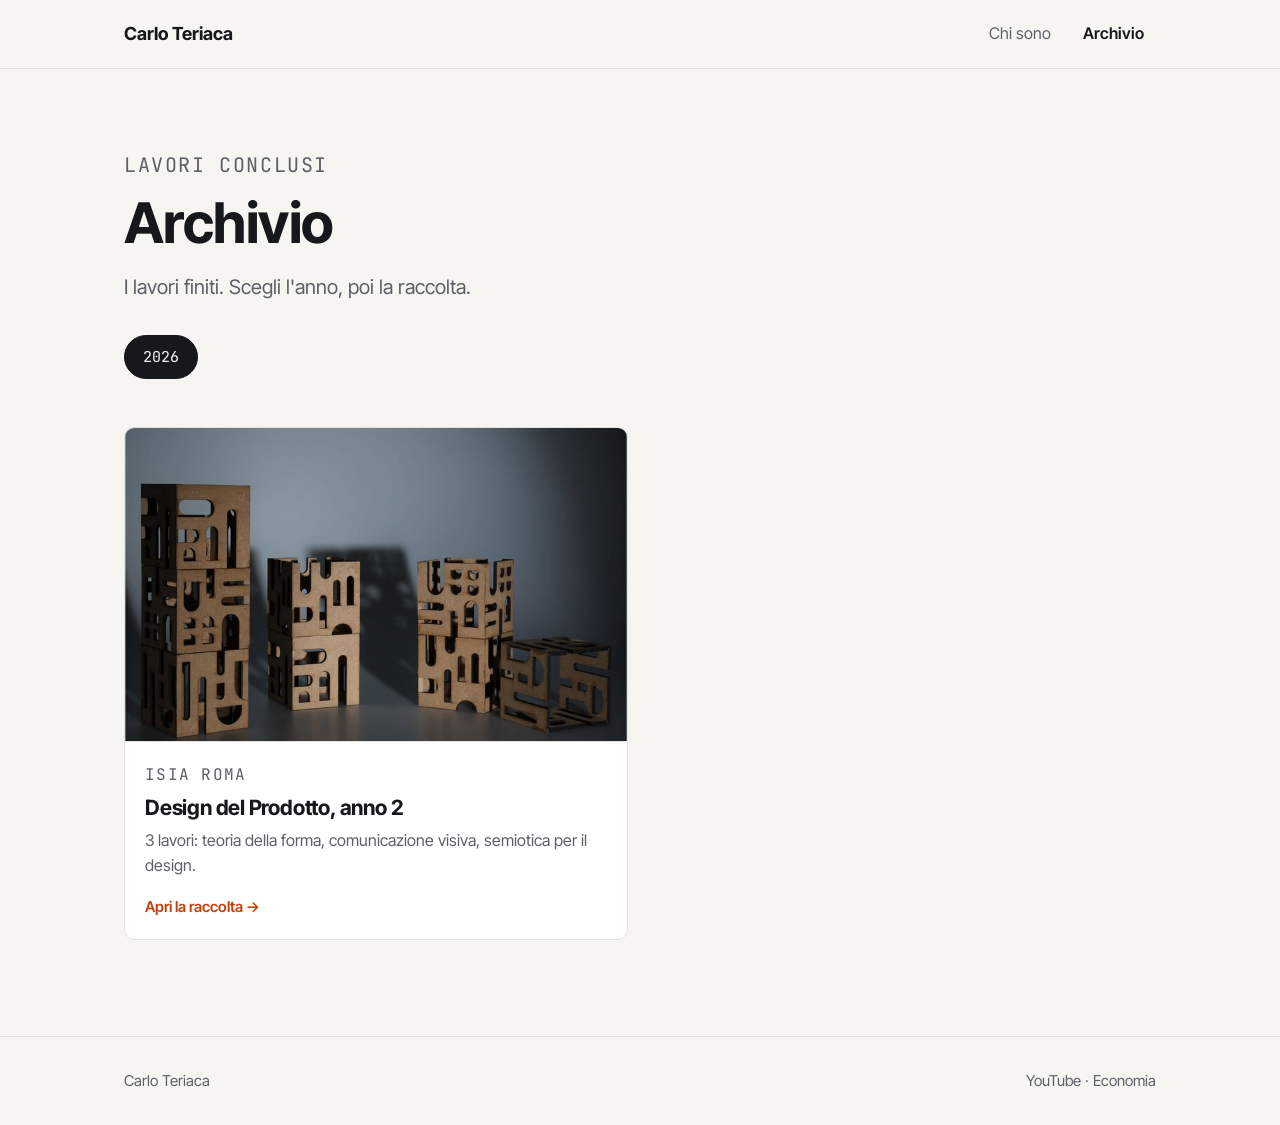
<file: archivio.html>
<!DOCTYPE html>
<html lang="it">
<head>
<meta charset="utf-8">
<meta name="viewport" content="width=device-width, initial-scale=1">
<title>Archivio — Carlo Teriaca</title>
<meta name="description" content="Archivio dei lavori di Carlo Teriaca, ordinati per anno e per area.">
<link rel="preconnect" href="https://fonts.googleapis.com">
<link rel="preconnect" href="https://fonts.gstatic.com" crossorigin>
<link href="https://fonts.googleapis.com/css2?family=Inter+Tight:wght@400;500;600;700&family=JetBrains+Mono:wght@400;500&display=swap" rel="stylesheet">
<link rel="stylesheet" href="style.css">
</head>
<body>

<a class="skip" href="#main">Vai al contenuto</a>

<header class="topbar">
  <div class="wrap topbar__inner">
    <span class="brand">Carlo Teriaca</span>
    <nav class="nav" aria-label="Principale">
      <a href="index.html">Chi sono</a>
      <a href="archivio.html" aria-current="page">Archivio</a>
    </nav>
  </div>
</header>

<main id="main">
  <div class="wrap">

    <header class="page-head">
      <p class="label">Lavori conclusi</p>
      <h1>Archivio</h1>
      <p>I lavori finiti. Scegli l'anno, poi la raccolta.</p>
    </header>

    <!-- I pulsanti degli anni si creano da soli, uno per ogni <section class="year">. -->
    <div class="years" role="group" aria-label="Scegli l'anno" id="anni"></div>

    <!-- =================================================================
         COME FUNZIONA
         Anno, poi raccolte, poi lavori.
         Nuovo anno:     copia un blocco <section class="year"> e cambia data-year.
                         Metti gli anni dal più recente al più vecchio.
         Nuova raccolta: dentro l'anno copia un blocco <a class="card">
                         e crea la sua pagina nella cartella archivio/
                         (copia isia-design-del-prodotto-2.html).
         ================================================================= -->

    <section class="year" data-year="2026" aria-label="2026">
      <div class="grid grid--2">
        <a class="card" href="archivio/isia-design-del-prodotto-2.html">
          <div class="card__media"><img src="assets/archivio/anteprime/archicubo.jpg" alt="" loading="lazy"></div>
          <div class="card__body">
            <p class="label">ISIA Roma</p>
            <h3>Design del Prodotto, anno 2</h3>
            <p>3 lavori: teoria della forma, comunicazione visiva, semiotica per il design.</p>
            <span class="card__cta">Apri la raccolta →</span>
          </div>
        </a>
      </div>
    </section>

  </div>
</main>

<footer class="footer">
  <div class="wrap footer__inner">
    <span>Carlo Teriaca</span>
    <nav aria-label="Canali">
      <a href="https://www.youtube.com/@carloteriaca_economia">YouTube · Economia</a>
      <!-- <a href="LINK_CANALE_EDITOR">YouTube · Editing</a> -->
    </nav>
  </div>
</footer>

<script>
  // Crea un pulsante per ogni anno e mostra un anno alla volta.
  // Senza JavaScript tutti gli anni restano visibili, uno sotto l'altro.
  (function () {
    var years = Array.prototype.slice.call(document.querySelectorAll('.year'));
    var bar = document.getElementById('anni');
    if (!years.length || !bar) return;
    function show(y) {
      years.forEach(function (s) { s.hidden = s.dataset.year !== y; });
      Array.prototype.forEach.call(bar.children, function (b) {
        b.setAttribute('aria-pressed', b.dataset.year === y ? 'true' : 'false');
      });
    }
    years.forEach(function (s) {
      var b = document.createElement('button');
      b.type = 'button';
      b.textContent = s.dataset.year;
      b.dataset.year = s.dataset.year;
      b.addEventListener('click', function () { show(s.dataset.year); });
      bar.appendChild(b);
    });
    show(years[0].dataset.year);
  })();
</script>

</body>
</html>
</file>
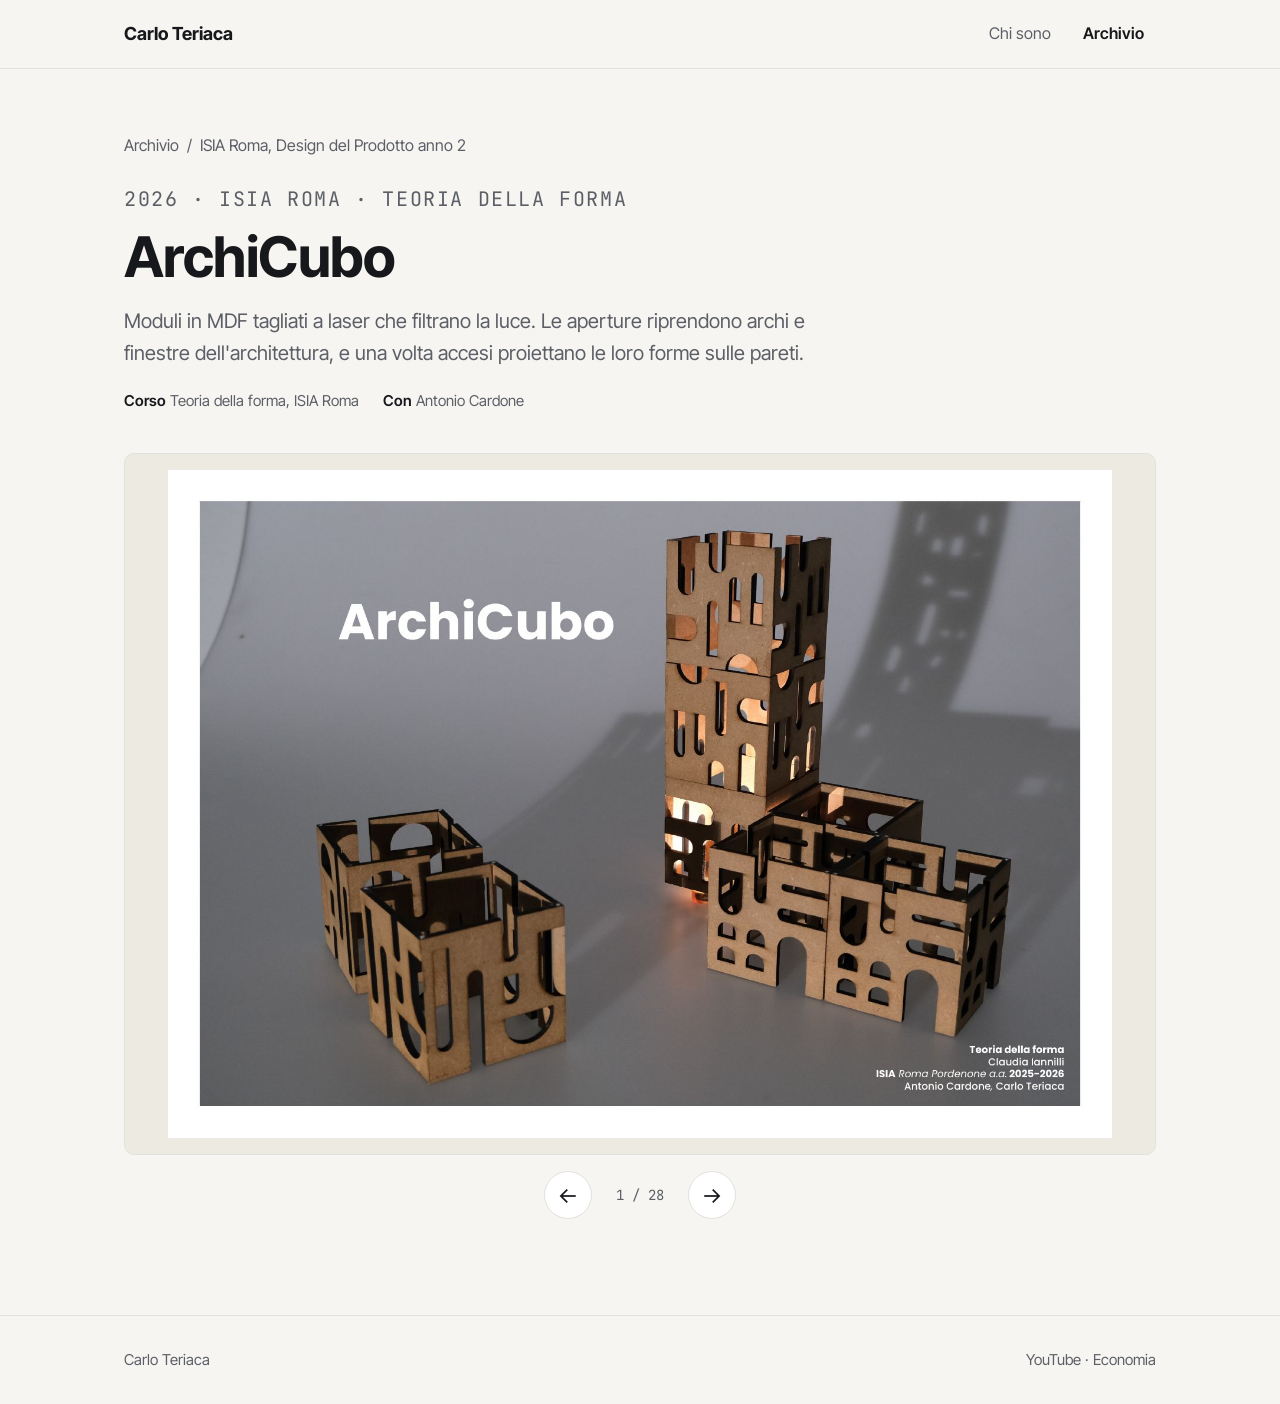
<file: archivio/archicubo.html>
<!DOCTYPE html>
<html lang="it">
<head>
<meta charset="utf-8">
<meta name="viewport" content="width=device-width, initial-scale=1">
<title>ArchiCubo — Carlo Teriaca</title>
<meta name="description" content="ArchiCubo: moduli in MDF che filtrano la luce, ispirati all'architettura. ISIA Roma, secondo anno.">
<link rel="preconnect" href="https://fonts.googleapis.com">
<link rel="preconnect" href="https://fonts.gstatic.com" crossorigin>
<link href="https://fonts.googleapis.com/css2?family=Inter+Tight:wght@400;500;600;700&family=JetBrains+Mono:wght@400;500&display=swap" rel="stylesheet">
<link rel="stylesheet" href="../style.css">
</head>
<body>

<a class="skip" href="#main">Vai al contenuto</a>

<header class="topbar">
  <div class="wrap topbar__inner">
    <span class="brand">Carlo Teriaca</span>
    <nav class="nav" aria-label="Principale">
      <a href="../index.html">Chi sono</a>
      <a href="../archivio.html" aria-current="page">Archivio</a>
    </nav>
  </div>
</header>

<main id="main">
  <div class="wrap">

    <nav class="crumbs" aria-label="Percorso">
      <a href="../archivio.html">Archivio</a><span aria-hidden="true">/</span><a href="isia-design-del-prodotto-2.html">ISIA Roma, Design del Prodotto anno 2</a>
    </nav>

    <header class="page-head" style="margin-top: 24px">
      <p class="label">2026 · ISIA Roma · Teoria della forma</p>
      <h1>ArchiCubo</h1>
      <p>Moduli in MDF tagliati a laser che filtrano la luce. Le aperture riprendono archi e finestre dell'architettura, e una volta accesi proiettano le loro forme sulle pareti.</p>
      <!-- DA VERIFICARE: se il progetto è stato fatto in coppia con Antonio Cardone, lascia la riga "Con"; altrimenti cancellala. -->
      <div class="meta">
        <span><strong>Corso</strong> Teoria della forma, ISIA Roma</span>
        <span><strong>Con</strong> Antonio Cardone</span>
      </div>
    </header>

    <div class="viewer" tabindex="0" aria-label="Presentazione del progetto, una pagina alla volta. Usa le frecce per scorrere.">
      <div class="viewer__stage">
        <img data-src="../assets/archivio/2025-26/archicubo/01.jpg" alt="ArchiCubo, copertina">
        <img data-src="../assets/archivio/2025-26/archicubo/02.jpg" alt="Pagina 2" hidden>
        <img data-src="../assets/archivio/2025-26/archicubo/03.jpg" alt="Pagina 3" hidden>
        <img data-src="../assets/archivio/2025-26/archicubo/04.jpg" alt="Pagina 4" hidden>
        <img data-src="../assets/archivio/2025-26/archicubo/05.jpg" alt="Pagina 5" hidden>
        <img data-src="../assets/archivio/2025-26/archicubo/06.jpg" alt="Pagina 6" hidden>
        <img data-src="../assets/archivio/2025-26/archicubo/07.jpg" alt="Pagina 7" hidden>
        <img data-src="../assets/archivio/2025-26/archicubo/08.jpg" alt="Pagina 8" hidden>
        <img data-src="../assets/archivio/2025-26/archicubo/09.jpg" alt="Pagina 9" hidden>
        <img data-src="../assets/archivio/2025-26/archicubo/10.jpg" alt="Pagina 10" hidden>
        <img data-src="../assets/archivio/2025-26/archicubo/11.jpg" alt="Pagina 11" hidden>
        <img data-src="../assets/archivio/2025-26/archicubo/12.jpg" alt="Pagina 12" hidden>
        <img data-src="../assets/archivio/2025-26/archicubo/13.jpg" alt="Pagina 13" hidden>
        <img data-src="../assets/archivio/2025-26/archicubo/14.jpg" alt="Pagina 14" hidden>
        <img data-src="../assets/archivio/2025-26/archicubo/15.jpg" alt="Pagina 15" hidden>
        <img data-src="../assets/archivio/2025-26/archicubo/16.jpg" alt="Pagina 16" hidden>
        <img data-src="../assets/archivio/2025-26/archicubo/17.jpg" alt="Pagina 17" hidden>
        <img data-src="../assets/archivio/2025-26/archicubo/18.jpg" alt="Pagina 18" hidden>
        <img data-src="../assets/archivio/2025-26/archicubo/19.jpg" alt="Pagina 19" hidden>
        <img data-src="../assets/archivio/2025-26/archicubo/20.jpg" alt="Pagina 20" hidden>
        <img data-src="../assets/archivio/2025-26/archicubo/21.jpg" alt="Pagina 21" hidden>
        <img data-src="../assets/archivio/2025-26/archicubo/22.jpg" alt="Pagina 22" hidden>
        <img data-src="../assets/archivio/2025-26/archicubo/23.jpg" alt="Pagina 23" hidden>
        <img data-src="../assets/archivio/2025-26/archicubo/24.jpg" alt="Pagina 24" hidden>
        <img data-src="../assets/archivio/2025-26/archicubo/25.jpg" alt="Pagina 25" hidden>
        <img data-src="../assets/archivio/2025-26/archicubo/26.jpg" alt="Pagina 26" hidden>
        <img data-src="../assets/archivio/2025-26/archicubo/27.jpg" alt="Pagina 27" hidden>
        <img data-src="../assets/archivio/2025-26/archicubo/28.jpg" alt="Pagina 28" hidden>
      </div>
      <div class="viewer__bar">
        <button type="button" data-prev aria-label="Pagina precedente">←</button>
        <span class="viewer__count" aria-live="polite"></span>
        <button type="button" data-next aria-label="Pagina successiva">→</button>
      </div>
    </div>

  </div>
</main>

<footer class="footer">
  <div class="wrap footer__inner">
    <span>Carlo Teriaca</span>
    <nav aria-label="Canali">
      <a href="https://www.youtube.com/@carloteriaca_economia">YouTube · Economia</a>
      <!-- <a href="LINK_CANALE_EDITOR">YouTube · Editing</a> -->
    </nav>
  </div>
</footer>

<script src="../visore.js"></script>
</body>
</html>
</file>
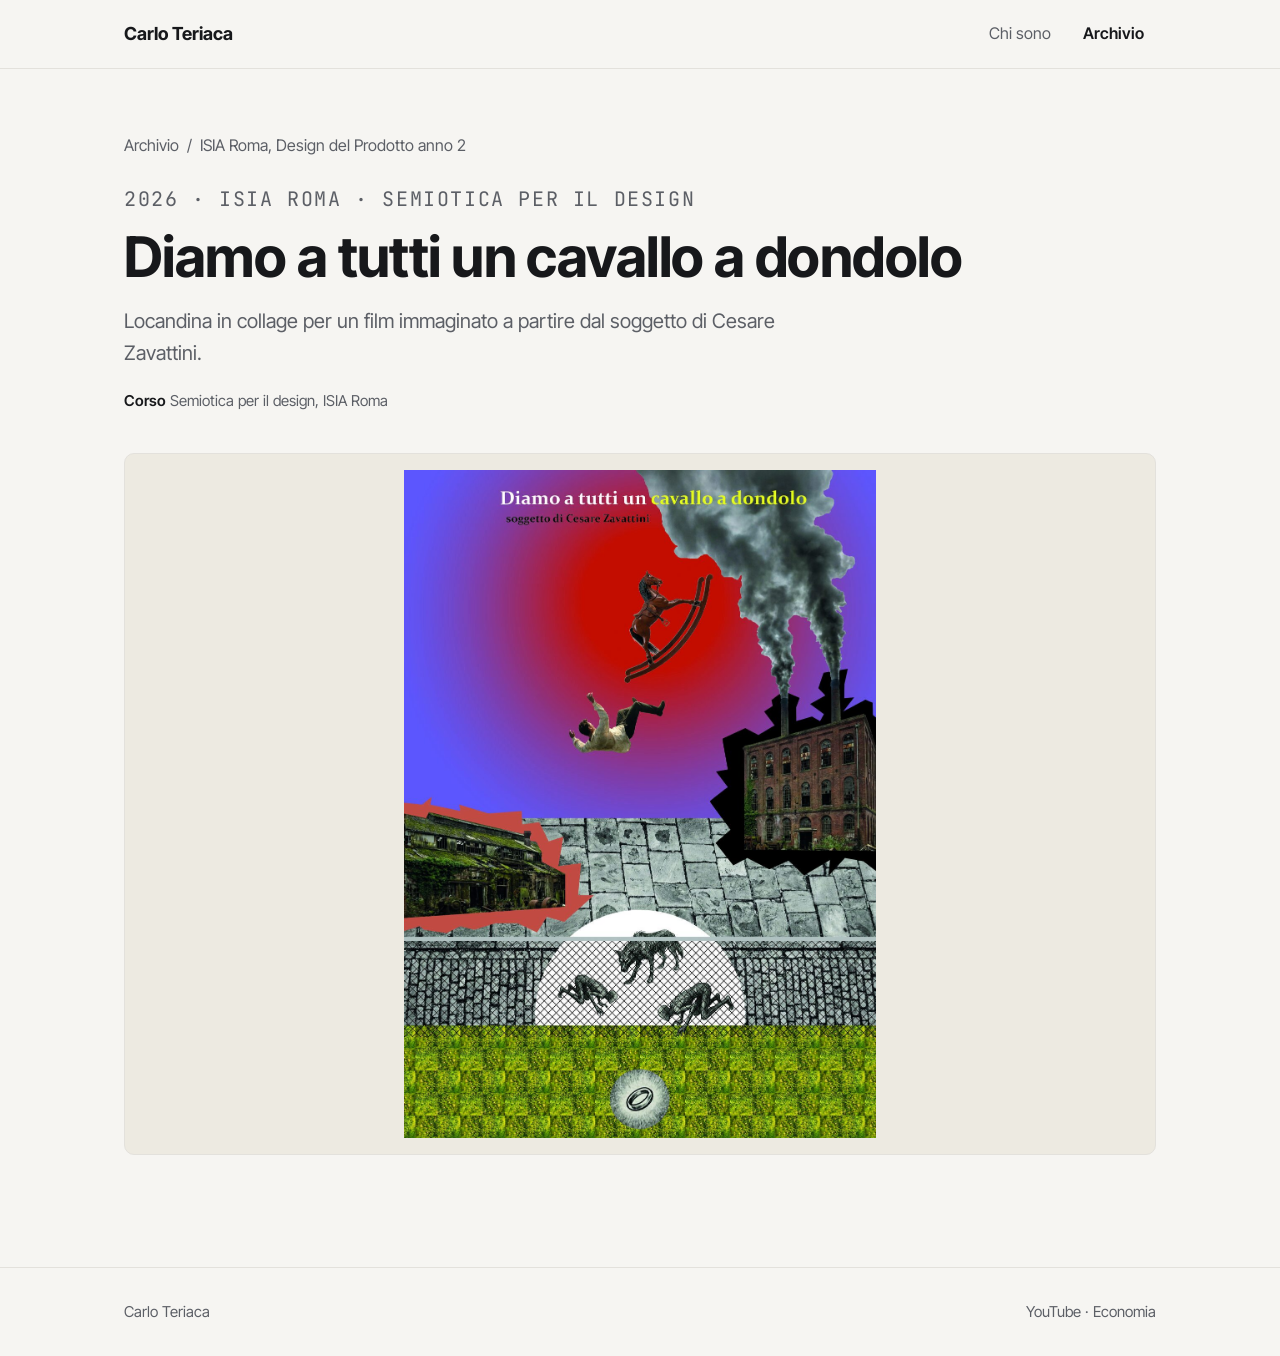
<file: archivio/cavallo-a-dondolo.html>
<!DOCTYPE html>
<html lang="it">
<head>
<meta charset="utf-8">
<meta name="viewport" content="width=device-width, initial-scale=1">
<title>Diamo a tutti un cavallo a dondolo — Carlo Teriaca</title>
<meta name="description" content="Locandina per il soggetto di Cesare Zavattini. ISIA Roma, secondo anno.">
<link rel="preconnect" href="https://fonts.googleapis.com">
<link rel="preconnect" href="https://fonts.gstatic.com" crossorigin>
<link href="https://fonts.googleapis.com/css2?family=Inter+Tight:wght@400;500;600;700&family=JetBrains+Mono:wght@400;500&display=swap" rel="stylesheet">
<link rel="stylesheet" href="../style.css">
</head>
<body>

<a class="skip" href="#main">Vai al contenuto</a>

<header class="topbar">
  <div class="wrap topbar__inner">
    <span class="brand">Carlo Teriaca</span>
    <nav class="nav" aria-label="Principale">
      <a href="../index.html">Chi sono</a>
      <a href="../archivio.html" aria-current="page">Archivio</a>
    </nav>
  </div>
</header>

<main id="main">
  <div class="wrap">

    <nav class="crumbs" aria-label="Percorso">
      <a href="../archivio.html">Archivio</a><span aria-hidden="true">/</span><a href="isia-design-del-prodotto-2.html">ISIA Roma, Design del Prodotto anno 2</a>
    </nav>

    <header class="page-head" style="margin-top: 24px">
      <p class="label">2026 · ISIA Roma · Semiotica per il design</p>
      <h1>Diamo a tutti un cavallo a dondolo</h1>
      <p>Locandina in collage per un film immaginato a partire dal soggetto di Cesare Zavattini.</p>
      <div class="meta">
        <span><strong>Corso</strong> Semiotica per il design, ISIA Roma</span>
      </div>
    </header>

    <div class="viewer" tabindex="0" aria-label="La locandina">
      <div class="viewer__stage">
        <img data-src="../assets/archivio/2025-26/cavallo-a-dondolo/01.jpg" alt="Locandina in collage: un cavallo a dondolo in volo sopra una fabbrica">
      </div>
      <div class="viewer__bar">
        <button type="button" data-prev aria-label="Precedente">←</button>
        <span class="viewer__count" aria-live="polite"></span>
        <button type="button" data-next aria-label="Successiva">→</button>
      </div>
    </div>

  </div>
</main>

<footer class="footer">
  <div class="wrap footer__inner">
    <span>Carlo Teriaca</span>
    <nav aria-label="Canali">
      <a href="https://www.youtube.com/@carloteriaca_economia">YouTube · Economia</a>
      <!-- <a href="LINK_CANALE_EDITOR">YouTube · Editing</a> -->
    </nav>
  </div>
</footer>

<script src="../visore.js"></script>
</body>
</html>
</file>
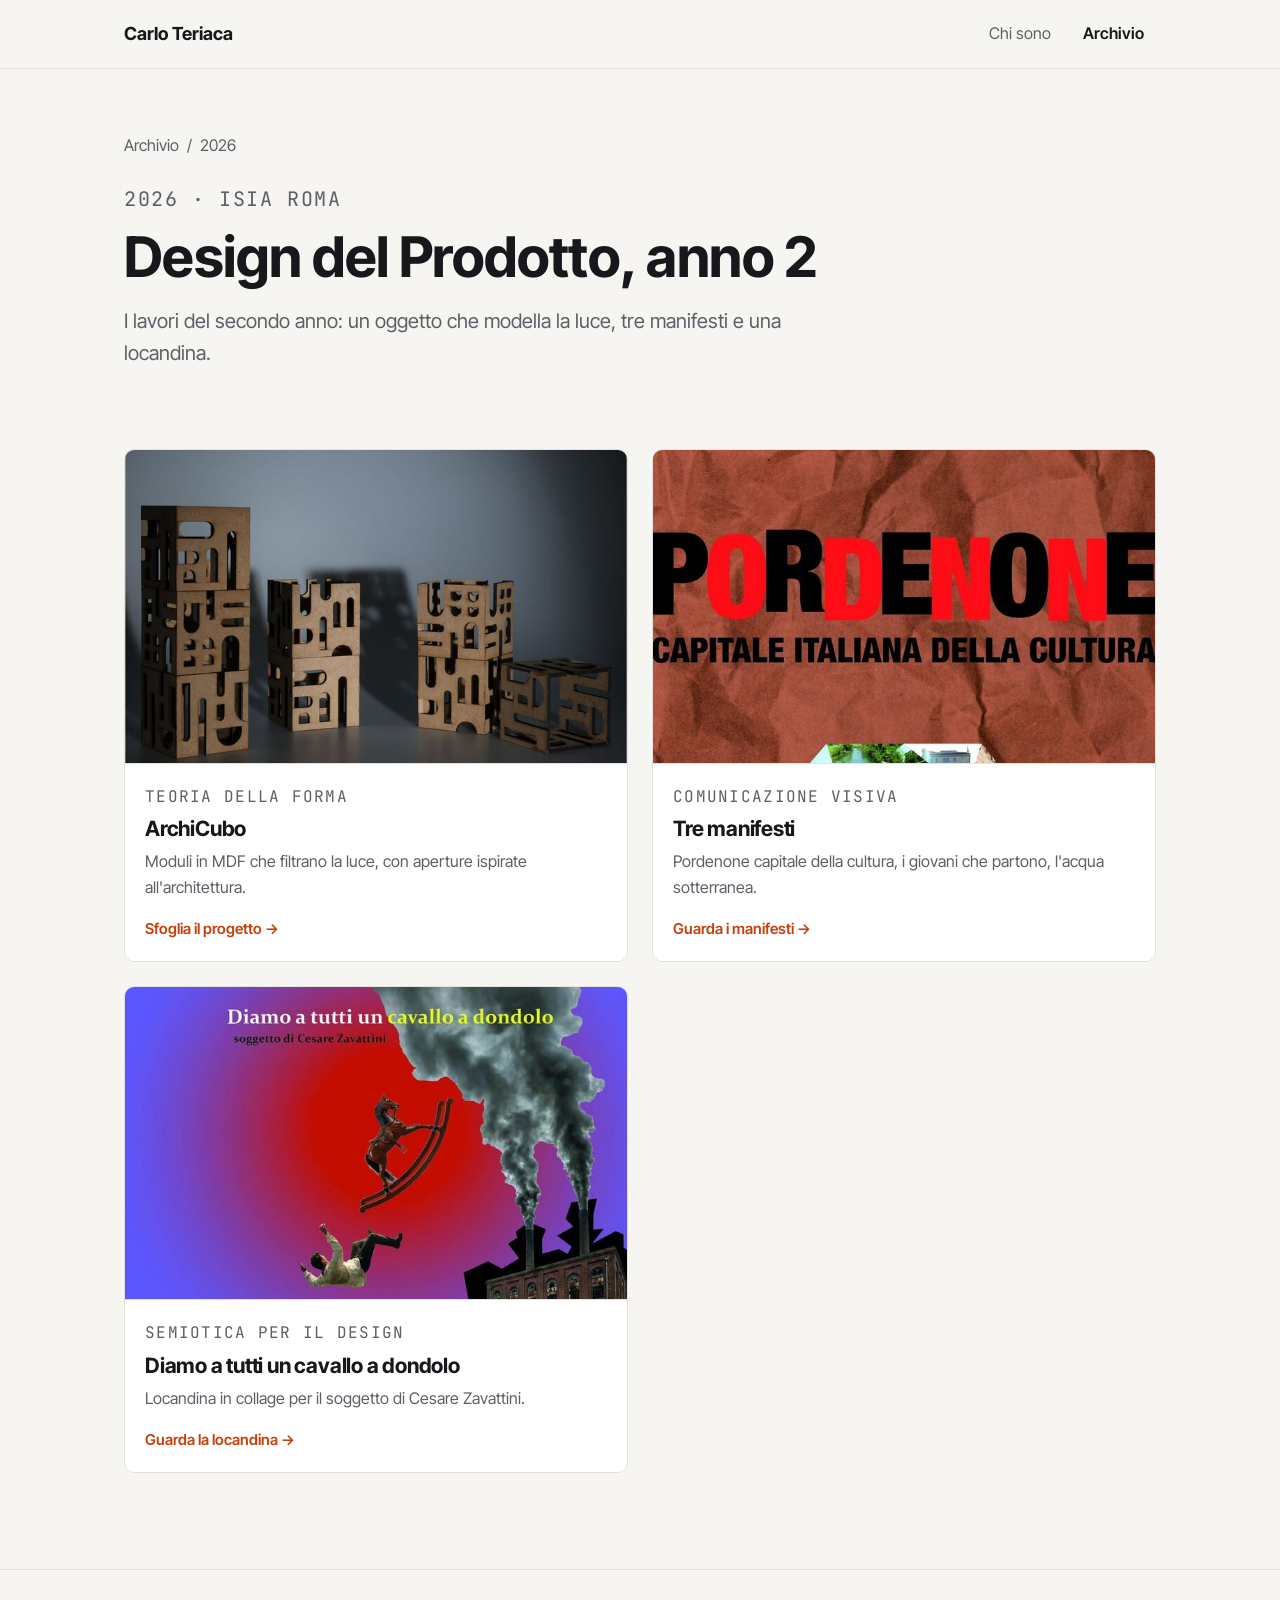
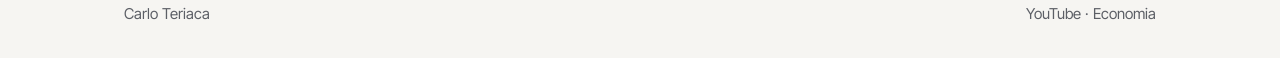
<file: archivio/isia-design-del-prodotto-2.html>
<!DOCTYPE html>
<html lang="it">
<head>
<meta charset="utf-8">
<meta name="viewport" content="width=device-width, initial-scale=1">
<title>ISIA Roma, Design del Prodotto anno 2 — Carlo Teriaca</title>
<meta name="description" content="I lavori del secondo anno di Design del Prodotto all'ISIA Roma, 2026.">
<link rel="preconnect" href="https://fonts.googleapis.com">
<link rel="preconnect" href="https://fonts.gstatic.com" crossorigin>
<link href="https://fonts.googleapis.com/css2?family=Inter+Tight:wght@400;500;600;700&family=JetBrains+Mono:wght@400;500&display=swap" rel="stylesheet">
<link rel="stylesheet" href="../style.css">
</head>
<body>

<a class="skip" href="#main">Vai al contenuto</a>

<header class="topbar">
  <div class="wrap topbar__inner">
    <span class="brand">Carlo Teriaca</span>
    <nav class="nav" aria-label="Principale">
      <a href="../index.html">Chi sono</a>
      <a href="../archivio.html" aria-current="page">Archivio</a>
    </nav>
  </div>
</header>

<main id="main">
  <div class="wrap">

    <nav class="crumbs" aria-label="Percorso">
      <a href="../archivio.html">Archivio</a><span aria-hidden="true">/</span><span>2026</span>
    </nav>

    <header class="page-head" style="margin-top: 24px">
      <p class="label">2026 · ISIA Roma</p>
      <h1>Design del Prodotto, anno 2</h1>
      <p>I lavori del secondo anno: un oggetto che modella la luce, tre manifesti e una locandina.</p>
    </header>

    <!-- Per aggiungere un lavoro: copia un blocco <a class="card"> e crea la sua pagina in questa cartella. -->
    <div class="grid grid--2 section">
      <a class="card" href="archicubo.html">
        <div class="card__media"><img src="../assets/archivio/anteprime/archicubo.jpg" alt="" loading="lazy"></div>
        <div class="card__body">
          <p class="label">Teoria della forma</p>
          <h3>ArchiCubo</h3>
          <p>Moduli in MDF che filtrano la luce, con aperture ispirate all'architettura.</p>
          <span class="card__cta">Sfoglia il progetto →</span>
        </div>
      </a>

      <a class="card" href="manifesti.html">
        <div class="card__media"><img src="../assets/archivio/anteprime/manifesti.jpg" alt="" loading="lazy" style="object-position: top"></div>
        <div class="card__body">
          <p class="label">Comunicazione visiva</p>
          <h3>Tre manifesti</h3>
          <p>Pordenone capitale della cultura, i giovani che partono, l'acqua sotterranea.</p>
          <span class="card__cta">Guarda i manifesti →</span>
        </div>
      </a>

      <a class="card" href="cavallo-a-dondolo.html">
        <div class="card__media"><img src="../assets/archivio/anteprime/cavallo-a-dondolo.jpg" alt="" loading="lazy" style="object-position: top"></div>
        <div class="card__body">
          <p class="label">Semiotica per il design</p>
          <h3>Diamo a tutti un cavallo a dondolo</h3>
          <p>Locandina in collage per il soggetto di Cesare Zavattini.</p>
          <span class="card__cta">Guarda la locandina →</span>
        </div>
      </a>
    </div>

  </div>
</main>

<footer class="footer">
  <div class="wrap footer__inner">
    <span>Carlo Teriaca</span>
    <nav aria-label="Canali">
      <a href="https://www.youtube.com/@carloteriaca_economia">YouTube · Economia</a>
      <!-- <a href="LINK_CANALE_EDITOR">YouTube · Editing</a> -->
    </nav>
  </div>
</footer>

</body>
</html>
</file>
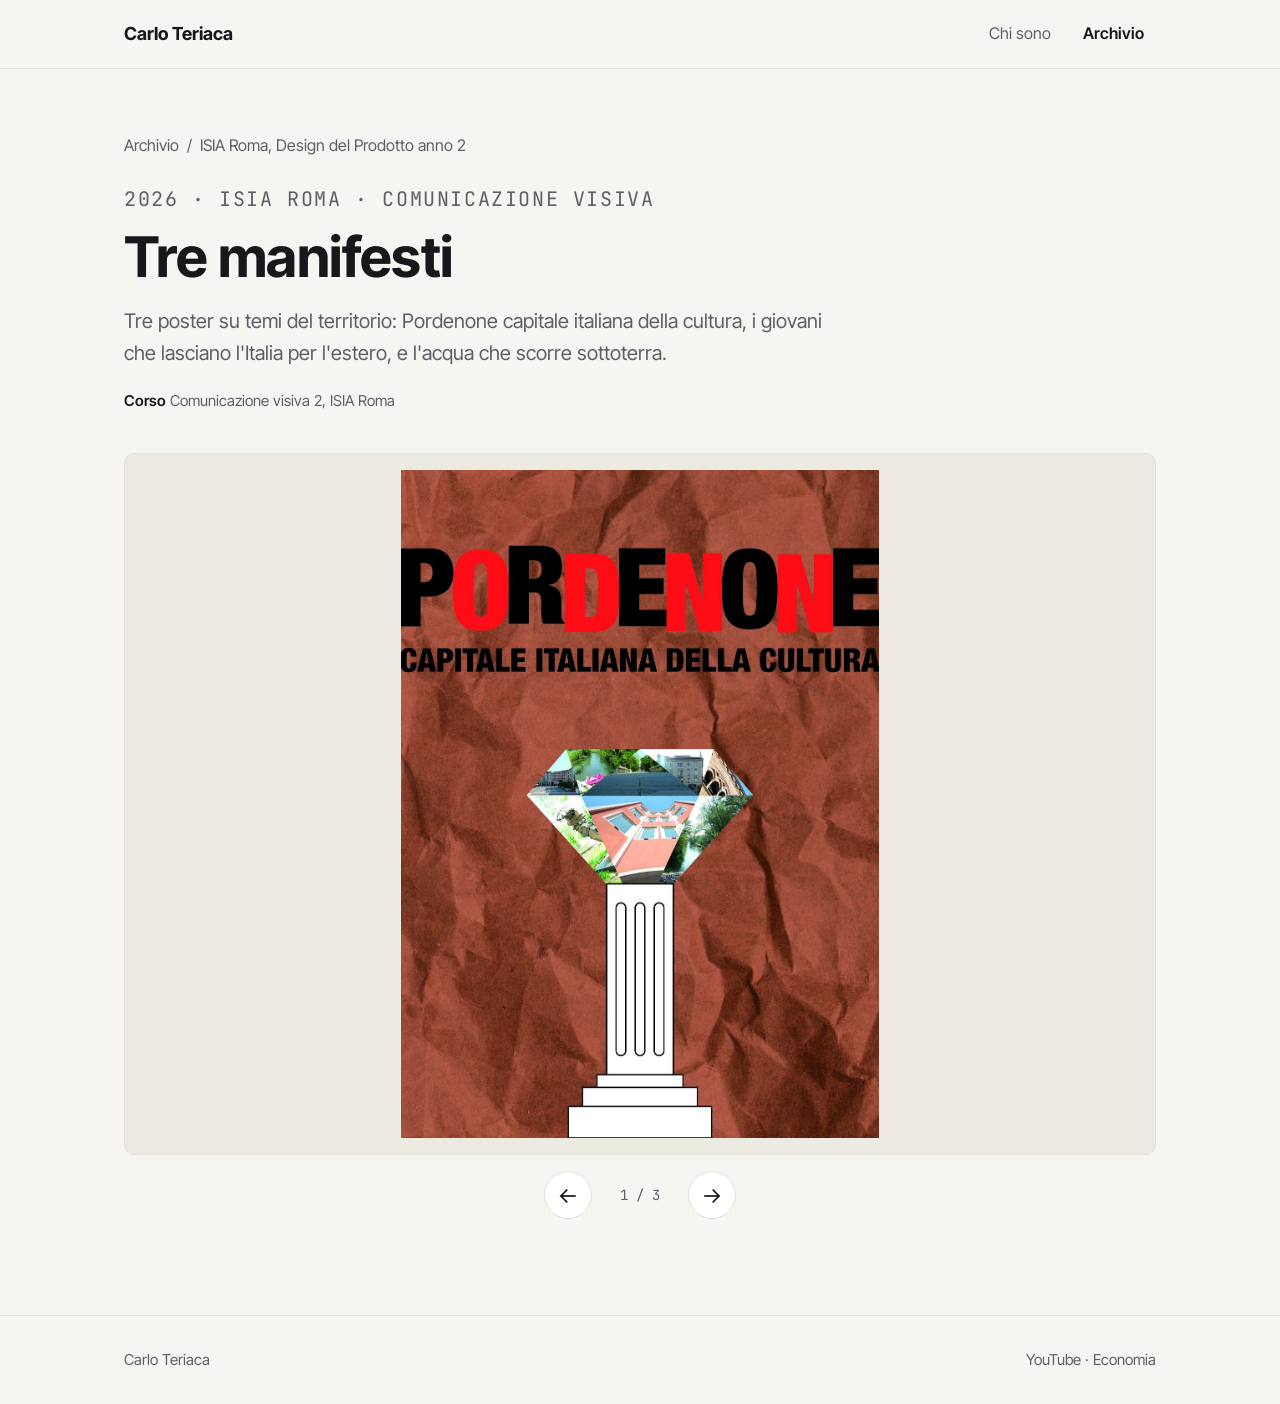
<file: archivio/manifesti.html>
<!DOCTYPE html>
<html lang="it">
<head>
<meta charset="utf-8">
<meta name="viewport" content="width=device-width, initial-scale=1">
<title>Tre manifesti — Carlo Teriaca</title>
<meta name="description" content="Tre manifesti di comunicazione visiva. ISIA Roma, secondo anno.">
<link rel="preconnect" href="https://fonts.googleapis.com">
<link rel="preconnect" href="https://fonts.gstatic.com" crossorigin>
<link href="https://fonts.googleapis.com/css2?family=Inter+Tight:wght@400;500;600;700&family=JetBrains+Mono:wght@400;500&display=swap" rel="stylesheet">
<link rel="stylesheet" href="../style.css">
</head>
<body>

<a class="skip" href="#main">Vai al contenuto</a>

<header class="topbar">
  <div class="wrap topbar__inner">
    <span class="brand">Carlo Teriaca</span>
    <nav class="nav" aria-label="Principale">
      <a href="../index.html">Chi sono</a>
      <a href="../archivio.html" aria-current="page">Archivio</a>
    </nav>
  </div>
</header>

<main id="main">
  <div class="wrap">

    <nav class="crumbs" aria-label="Percorso">
      <a href="../archivio.html">Archivio</a><span aria-hidden="true">/</span><a href="isia-design-del-prodotto-2.html">ISIA Roma, Design del Prodotto anno 2</a>
    </nav>

    <header class="page-head" style="margin-top: 24px">
      <p class="label">2026 · ISIA Roma · Comunicazione visiva</p>
      <h1>Tre manifesti</h1>
      <p>Tre poster su temi del territorio: Pordenone capitale italiana della cultura, i giovani che lasciano l'Italia per l'estero, e l'acqua che scorre sottoterra.</p>
      <div class="meta">
        <span><strong>Corso</strong> Comunicazione visiva 2, ISIA Roma</span>
      </div>
    </header>

    <div class="viewer" tabindex="0" aria-label="I tre manifesti, uno alla volta. Usa le frecce per scorrere.">
      <div class="viewer__stage">
        <img data-src="../assets/archivio/2025-26/manifesti/01.jpg" alt="Manifesto: Pordenone capitale italiana della cultura">
        <img data-src="../assets/archivio/2025-26/manifesti/02.jpg" alt="Manifesto sui giovani che partono verso Germania, Spagna e Regno Unito" hidden>
        <img data-src="../assets/archivio/2025-26/manifesti/03.jpg" alt="Manifesto: una mano controluce con una pianta disegnata sul braccio" hidden>
      </div>
      <div class="viewer__bar">
        <button type="button" data-prev aria-label="Manifesto precedente">←</button>
        <span class="viewer__count" aria-live="polite"></span>
        <button type="button" data-next aria-label="Manifesto successivo">→</button>
      </div>
    </div>

  </div>
</main>

<footer class="footer">
  <div class="wrap footer__inner">
    <span>Carlo Teriaca</span>
    <nav aria-label="Canali">
      <a href="https://www.youtube.com/@carloteriaca_economia">YouTube · Economia</a>
      <!-- <a href="LINK_CANALE_EDITOR">YouTube · Editing</a> -->
    </nav>
  </div>
</footer>

<script src="../visore.js"></script>
</body>
</html>
</file>
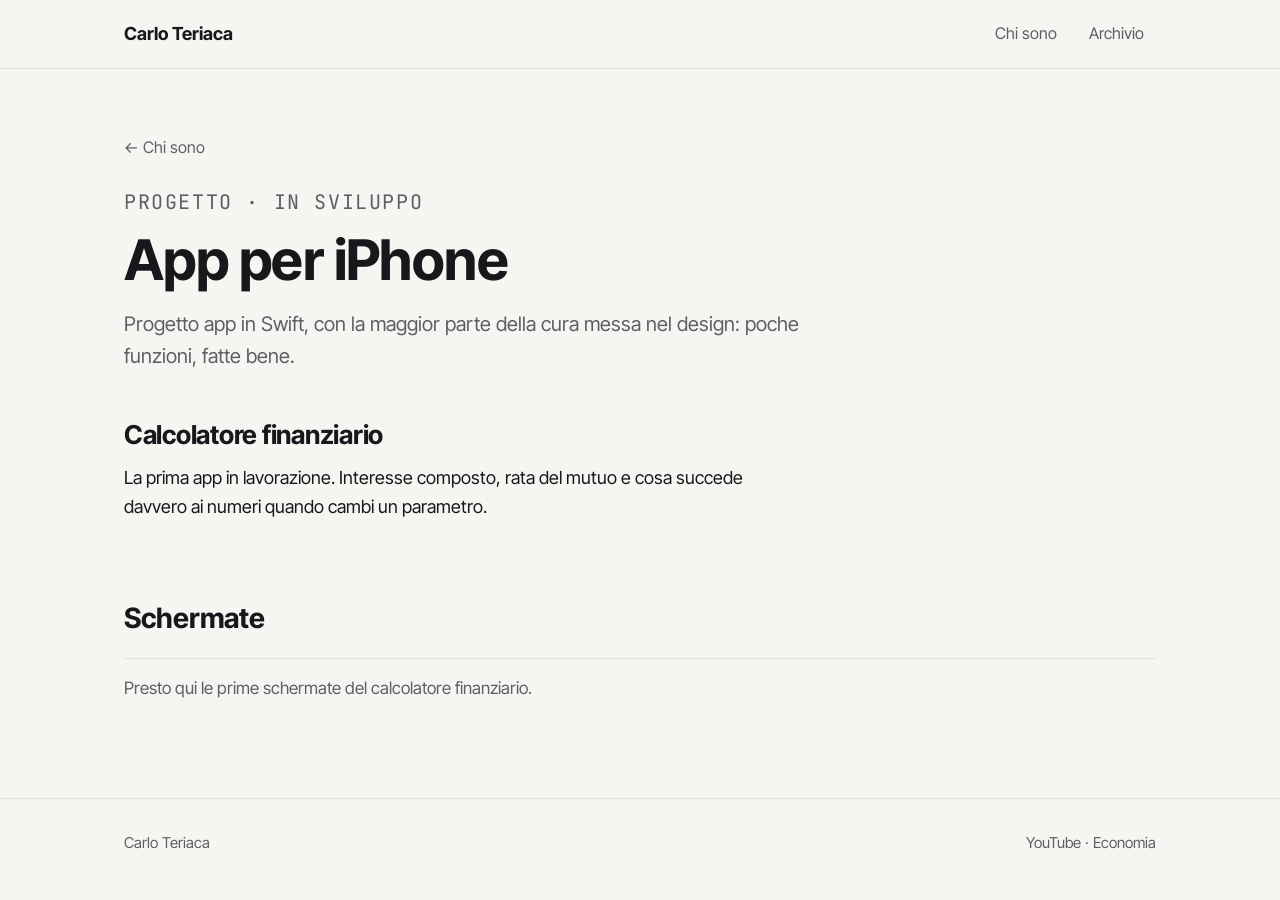
<file: progetti/app.html>
<!DOCTYPE html>
<html lang="it">
<head>
<meta charset="utf-8">
<meta name="viewport" content="width=device-width, initial-scale=1">
<title>App iOS — Carlo Teriaca</title>
<meta name="description" content="Le app per iPhone progettate da Carlo Teriaca in Swift.">
<link rel="preconnect" href="https://fonts.googleapis.com">
<link rel="preconnect" href="https://fonts.gstatic.com" crossorigin>
<link href="https://fonts.googleapis.com/css2?family=Inter+Tight:wght@400;500;600;700&family=JetBrains+Mono:wght@400;500&display=swap" rel="stylesheet">
<link rel="stylesheet" href="../style.css">
</head>
<body>

<a class="skip" href="#main">Vai al contenuto</a>

<header class="topbar">
  <div class="wrap topbar__inner">
    <span class="brand">Carlo Teriaca</span>
    <nav class="nav" aria-label="Principale">
      <a href="../index.html">Chi sono</a>
      <a href="../archivio.html">Archivio</a>
    </nav>
  </div>
</header>

<main id="main">
  <div class="wrap">

    <a class="back" href="../index.html">← Chi sono</a>

    <header class="page-head" style="margin-top: 24px">
      <p class="label">Progetto · In sviluppo</p>
      <h1>App per iPhone</h1>
      <p>Progetto app in Swift, con la maggior parte della cura messa nel design: poche funzioni, fatte bene.</p>
    </header>

    <div class="prose">
      <h2>Calcolatore finanziario</h2>
      <p>La prima app in lavorazione. Interesse composto, rata del mutuo e cosa succede davvero ai numeri quando cambi un parametro.</p>
    </div>

    <section class="section" aria-labelledby="schermate">
      <div class="section__head">
        <h2 id="schermate">Schermate</h2>
      </div>
      <!-- Qui andranno le schermate dell'app (in assets/img/app/). -->
      <div class="todo">Presto qui le prime schermate del calcolatore finanziario.</div>
    </section>

  </div>
</main>

<footer class="footer">
  <div class="wrap footer__inner">
    <span>Carlo Teriaca</span>
    <nav aria-label="Canali">
      <a href="https://www.youtube.com/@carloteriaca_economia">YouTube · Economia</a>
      <!-- <a href="LINK_CANALE_EDITOR">YouTube · Editing</a> -->
    </nav>
  </div>
</footer>

</body>
</html>
</file>
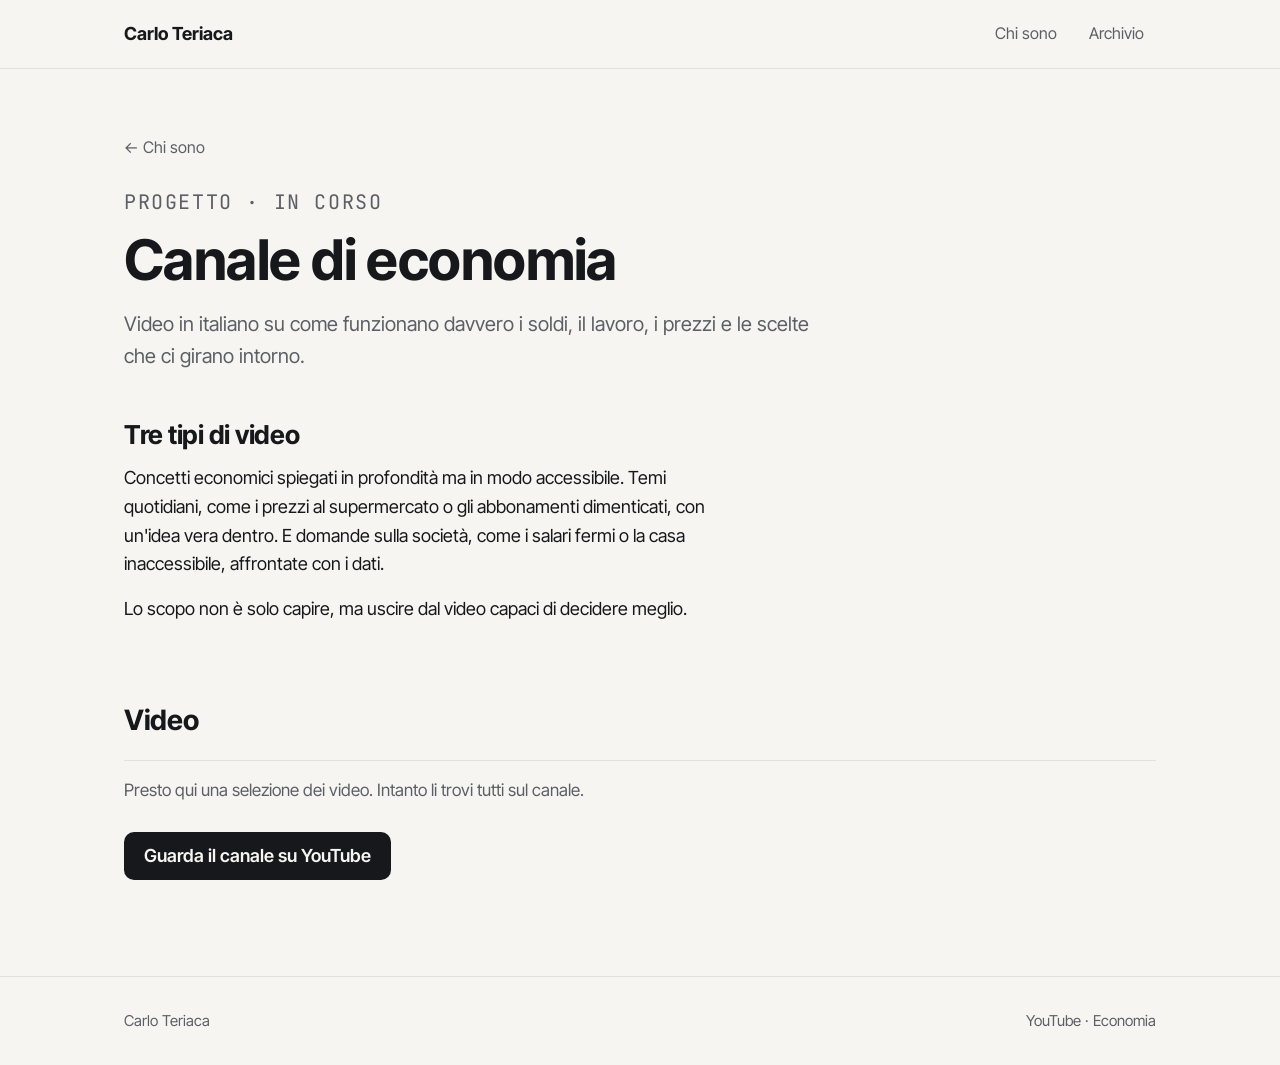
<file: progetti/canale-economia.html>
<!DOCTYPE html>
<html lang="it">
<head>
<meta charset="utf-8">
<meta name="viewport" content="width=device-width, initial-scale=1">
<title>Canale di economia — Carlo Teriaca</title>
<meta name="description" content="Il canale YouTube di economia divulgativa di Carlo Teriaca.">
<link rel="preconnect" href="https://fonts.googleapis.com">
<link rel="preconnect" href="https://fonts.gstatic.com" crossorigin>
<link href="https://fonts.googleapis.com/css2?family=Inter+Tight:wght@400;500;600;700&family=JetBrains+Mono:wght@400;500&display=swap" rel="stylesheet">
<link rel="stylesheet" href="../style.css">
</head>
<body>

<a class="skip" href="#main">Vai al contenuto</a>

<header class="topbar">
  <div class="wrap topbar__inner">
    <span class="brand">Carlo Teriaca</span>
    <nav class="nav" aria-label="Principale">
      <a href="../index.html">Chi sono</a>
      <a href="../archivio.html">Archivio</a>
    </nav>
  </div>
</header>

<main id="main">
  <div class="wrap">

    <a class="back" href="../index.html">← Chi sono</a>

    <header class="page-head" style="margin-top: 24px">
      <p class="label">Progetto · In corso</p>
      <h1>Canale di economia</h1>
      <p>Video in italiano su come funzionano davvero i soldi, il lavoro, i prezzi e le scelte che ci girano intorno.</p>
    </header>

    <div class="prose">
      <h2>Tre tipi di video</h2>
      <p>Concetti economici spiegati in profondità ma in modo accessibile. Temi quotidiani, come i prezzi al supermercato o gli abbonamenti dimenticati, con un'idea vera dentro. E domande sulla società, come i salari fermi o la casa inaccessibile, affrontate con i dati.</p>
      <p>Lo scopo non è solo capire, ma uscire dal video capaci di decidere meglio.</p>
    </div>

    <section class="section" aria-labelledby="video">
      <div class="section__head">
        <h2 id="video">Video</h2>
      </div>
      <!-- Qui andranno i video incorporati da YouTube, partendo da quello sull'inflazione. -->
      <div class="todo">Presto qui una selezione dei video. Intanto li trovi tutti sul canale.</div>
    </section>

    <a class="button" href="https://www.youtube.com/@carloteriaca_economia">Guarda il canale su YouTube</a>

  </div>
</main>

<footer class="footer">
  <div class="wrap footer__inner">
    <span>Carlo Teriaca</span>
    <nav aria-label="Canali">
      <a href="https://www.youtube.com/@carloteriaca_economia">YouTube · Economia</a>
      <!-- <a href="LINK_CANALE_EDITOR">YouTube · Editing</a> -->
    </nav>
  </div>
</footer>

</body>
</html>
</file>
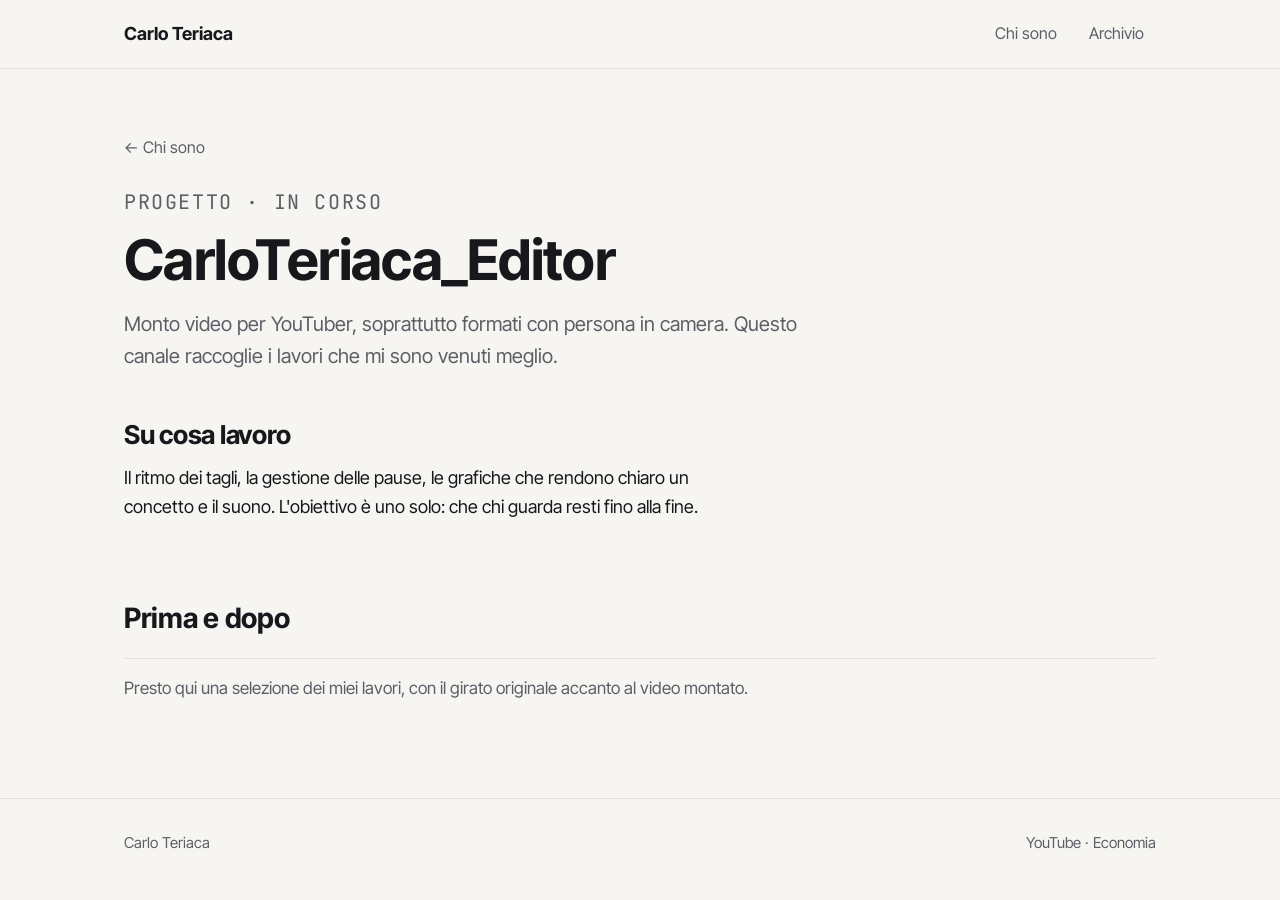
<file: progetti/canale-editor.html>
<!DOCTYPE html>
<html lang="it">
<head>
<meta charset="utf-8">
<meta name="viewport" content="width=device-width, initial-scale=1">
<title>Video editing — Carlo Teriaca</title>
<meta name="description" content="I lavori di video editing di Carlo Teriaca per YouTuber: prima e dopo su video con persona in camera.">
<link rel="preconnect" href="https://fonts.googleapis.com">
<link rel="preconnect" href="https://fonts.gstatic.com" crossorigin>
<link href="https://fonts.googleapis.com/css2?family=Inter+Tight:wght@400;500;600;700&family=JetBrains+Mono:wght@400;500&display=swap" rel="stylesheet">
<link rel="stylesheet" href="../style.css">
</head>
<body>

<a class="skip" href="#main">Vai al contenuto</a>

<header class="topbar">
  <div class="wrap topbar__inner">
    <span class="brand">Carlo Teriaca</span>
    <nav class="nav" aria-label="Principale">
      <a href="../index.html">Chi sono</a>
      <a href="../archivio.html">Archivio</a>
    </nav>
  </div>
</header>

<main id="main">
  <div class="wrap">

    <a class="back" href="../index.html">← Chi sono</a>

    <header class="page-head" style="margin-top: 24px">
      <p class="label">Progetto · In corso</p>
      <h1>CarloTeriaca_Editor</h1>
      <p>Monto video per YouTuber, soprattutto formati con persona in camera. Questo canale raccoglie i lavori che mi sono venuti meglio.</p>
    </header>

    <div class="prose">
      <h2>Su cosa lavoro</h2>
      <p>Il ritmo dei tagli, la gestione delle pause, le grafiche che rendono chiaro un concetto e il suono. L'obiettivo è uno solo: che chi guarda resti fino alla fine.</p>
    </div>

    <section class="section" aria-labelledby="lavori">
      <div class="section__head">
        <h2 id="lavori">Prima e dopo</h2>
      </div>
      <!-- Qui andranno i video del canale editor (incorporati da YouTube).
           Quando ci sono i primi, li inseriamo al posto di questo riquadro. -->
      <div class="todo">Presto qui una selezione dei miei lavori, con il girato originale accanto al video montato.</div>
    </section>

    <!-- CANALE EDITOR: quando hai l'indirizzo, togli i segni di commento qui sotto e inserisci il link.
    <a class="button" href="LINK_CANALE_EDITOR">Guarda il canale su YouTube</a>
    -->

  </div>
</main>

<footer class="footer">
  <div class="wrap footer__inner">
    <span>Carlo Teriaca</span>
    <nav aria-label="Canali">
      <a href="https://www.youtube.com/@carloteriaca_economia">YouTube · Economia</a>
      <!-- <a href="LINK_CANALE_EDITOR">YouTube · Editing</a> -->
    </nav>
  </div>
</footer>

</body>
</html>
</file>
<file: style.css>
/* =========================================================
   FOGLIO DI STILE UNICO — vale per tutte le pagine.
   Colori, caratteri e misure sono tutti nel blocco :root qui sotto:
   cambiando un valore lì cambia tutto il sito.
   ========================================================= */

:root {
  --bg:        #F6F5F2;   /* fondo pagina */
  --surface:   #FFFFFF;   /* fondo dei riquadri */
  --ink:       #17181B;   /* testo principale */
  --ink-soft:  #5C5F66;   /* testo secondario */
  --rule:      #E3E1DC;   /* linee e bordi */
  --accent:    #C2410C;   /* colore unico di accento */
  --stage:     #EDEAE1;   /* fondo avorio dietro le immagini del visore */
  --wrap:      1080px;
  --radius:    10px;
  --font:      "Inter Tight", ui-sans-serif, system-ui, -apple-system, "Segoe UI", sans-serif;
  --mono:      "JetBrains Mono", ui-monospace, Consolas, monospace;
}

@media (prefers-color-scheme: dark) {
  :root {
    --bg:       #111214;
    --surface:  #1A1B1F;
    --ink:      #EDECE8;
    --ink-soft: #A3A6AD;
    --rule:     #2B2D33;
    --accent:   #F07B45;
    --stage:    #1F2024;
  }
}

/* ---------- Base ---------- */
*, *::before, *::after { box-sizing: border-box; }
html { -webkit-text-size-adjust: 100%; }
body {
  margin: 0;
  background: var(--bg);
  color: var(--ink);
  font-family: var(--font);
  font-size: 18px;
  line-height: 1.6;
  -webkit-font-smoothing: antialiased;
}
img { max-width: 100%; display: block; height: auto; }
a { color: inherit; }
h1, h2, h3 { line-height: 1.15; margin: 0; letter-spacing: -0.01em; }
p { margin: 0; }

.wrap { max-width: var(--wrap); margin: 0 auto; padding: 0 24px; }

.label {
  font-family: var(--mono);
  font-size: 13px;
  letter-spacing: 0.08em;
  text-transform: uppercase;
  color: var(--ink-soft);
}

.skip {
  position: absolute; left: -9999px; top: 8px;
  background: var(--ink); color: var(--bg); padding: 8px 14px; border-radius: 6px;
}
.skip:focus { left: 16px; }

:focus-visible { outline: 3px solid var(--accent); outline-offset: 3px; border-radius: 4px; }

/* ---------- Barra in alto ---------- */
.topbar { border-bottom: 1px solid var(--rule); }
.topbar__inner {
  display: flex; align-items: center; justify-content: space-between;
  flex-wrap: wrap; gap: 12px; min-height: 68px;
}
.brand { font-weight: 700; text-decoration: none; font-size: 18px; }
.nav { display: flex; gap: 8px; flex-wrap: wrap; }
.nav a {
  text-decoration: none; color: var(--ink-soft);
  padding: 10px 12px; border-radius: 8px; font-size: 16px;
}
.nav a:hover { color: var(--ink); background: var(--surface); }
.nav a[aria-current="page"] { color: var(--ink); font-weight: 600; }

/* ---------- Sezioni ---------- */
main { padding: 64px 0 96px; }
.section { margin-top: 80px; }
.section__head {
  display: flex; align-items: baseline; justify-content: space-between;
  gap: 16px; flex-wrap: wrap; margin-bottom: 24px;
}
.section__head h2 { font-size: 28px; }
.more { font-size: 16px; color: var(--ink-soft); text-decoration: none; }
.more:hover { color: var(--accent); }

.page-head h1 { font-size: clamp(36px, 6vw, 56px); margin-top: 10px; }
.page-head p { margin-top: 16px; max-width: 60ch; color: var(--ink-soft); font-size: 20px; }

/* ---------- Presentazione (home) ---------- */
.intro {
  display: grid;
  grid-template-columns: minmax(0, 320px) minmax(0, 1fr);
  gap: 48px; align-items: center;
}
.portrait {
  aspect-ratio: 4 / 5;
  border-radius: var(--radius);
  background: var(--surface);
  border: 1px solid var(--rule);
  overflow: hidden;
  display: grid; place-items: center;
}
.portrait img { width: 100%; height: 100%; object-fit: cover; }
.portrait__empty { color: var(--ink-soft); font-size: 15px; text-align: center; padding: 16px; }
.intro h1 { font-size: clamp(44px, 7vw, 76px); letter-spacing: -0.03em; }
.roles { margin-top: 14px; font-size: 22px; font-weight: 500; }
.roles span { color: var(--accent); }
.intro p.lead { margin-top: 20px; max-width: 52ch; color: var(--ink-soft); }

/* ---------- Schede (progetti e archivio) ---------- */
.grid {
  display: grid;
  grid-template-columns: repeat(auto-fill, minmax(280px, 1fr));
  gap: 20px;
}
/* Griglia a due colonne (archivio): su telefono diventa una colonna. */
.grid--2 { grid-template-columns: repeat(2, minmax(0, 1fr)); gap: 24px; }
@media (max-width: 720px) { .grid--2 { grid-template-columns: 1fr; } }

.crumbs { display: flex; gap: 8px; flex-wrap: wrap; font-size: 16px; color: var(--ink-soft); }
.crumbs a { color: var(--ink-soft); text-decoration: none; }
.crumbs a:hover { color: var(--accent); }

.card {
  display: flex; flex-direction: column;
  background: var(--surface);
  border: 1px solid var(--rule);
  border-radius: var(--radius);
  overflow: hidden;
  text-decoration: none;
  transition: border-color .15s ease, transform .15s ease;
}
a.card:hover { border-color: var(--ink-soft); transform: translateY(-2px); }
.card__media {
  aspect-ratio: 16 / 10;
  background: var(--bg);
  border-bottom: 1px solid var(--rule);
  display: grid; place-items: center;
  color: var(--ink-soft); font-family: var(--mono); font-size: 13px;
  overflow: hidden;
}
.card__media img { width: 100%; height: 100%; object-fit: cover; }
.card__body { padding: 20px; display: flex; flex-direction: column; gap: 8px; flex: 1; }
.card__body h3 { font-size: 21px; }
.card__body p { color: var(--ink-soft); font-size: 16px; }
.card__cta { margin-top: auto; padding-top: 8px; font-size: 15px; font-weight: 600; color: var(--accent); }

.status {
  align-self: flex-start;
  font-family: var(--mono); font-size: 12px; letter-spacing: .06em; text-transform: uppercase;
  padding: 4px 8px; border-radius: 6px; border: 1px solid var(--rule); color: var(--ink-soft);
}

/* ---------- Pagina di un progetto ---------- */
.back { font-size: 16px; color: var(--ink-soft); text-decoration: none; }
.back:hover { color: var(--accent); }
.prose { max-width: 62ch; }
.prose p + p { margin-top: 16px; }
.prose h2 { font-size: 26px; margin: 48px 0 14px; }
.button {
  display: inline-flex; align-items: center; min-height: 48px;
  padding: 0 20px; margin-top: 28px;
  border-radius: 10px; background: var(--ink); color: var(--bg);
  font-weight: 600; text-decoration: none;
}
.button:hover { background: var(--accent); color: #fff; }

/* Nota discreta per le sezioni che verranno riempite più avanti. */
.todo {
  border-top: 1px solid var(--rule);
  padding-top: 16px;
  color: var(--ink-soft);
  font-size: 17px;
}

/* ---------- Archivio ---------- */
.years { display: flex; gap: 8px; flex-wrap: wrap; margin-top: 32px; }
.years button {
  font: inherit; font-family: var(--mono); font-size: 15px;
  min-height: 44px; padding: 0 18px; border-radius: 999px;
  border: 1px solid var(--rule); background: var(--surface); color: var(--ink-soft);
  cursor: pointer;
}
.years button[aria-pressed="true"] { background: var(--ink); color: var(--bg); border-color: var(--ink); }
.year { margin-top: 48px; }
.year[hidden] { display: none; }
.area + .area { margin-top: 56px; }
.area__head { margin-bottom: 20px; border-top: 1px solid var(--rule); padding-top: 20px; }
.area__head h2 { font-size: 26px; margin-top: 6px; }
.area__head p { color: var(--ink-soft); margin-top: 6px; font-size: 16px; }

/* ---------- Visore pagina per pagina ---------- */
.viewer { margin-top: 40px; }
.viewer:focus-visible { outline: none; }
.viewer__stage {
  background: var(--stage);
  border: 1px solid var(--rule);
  border-radius: var(--radius);
  position: relative;
  height: min(78vh, 760px);
  overflow: hidden;
}
/* L'immagine riempie il riquadro senza mai essere tagliata:
   verticali e orizzontali vengono rimpicciolite finché stanno tutte dentro. */
.viewer__stage img {
  position: absolute; inset: 16px;
  width: calc(100% - 32px); height: calc(100% - 32px);
  max-width: none;
  object-fit: contain;
  user-select: none; -webkit-user-select: none; -webkit-touch-callout: none;
}
.viewer__stage img[hidden] { display: none; }
.viewer__bar { display: flex; align-items: center; justify-content: center; gap: 16px; margin-top: 16px; }
.viewer__bar button {
  font: inherit; font-size: 22px; line-height: 1;
  width: 48px; height: 48px; border-radius: 50%;
  border: 1px solid var(--rule); background: var(--surface); color: var(--ink);
  cursor: pointer;
}
.viewer__bar button:hover { border-color: var(--ink-soft); }
.viewer__bar button[hidden] { display: none; }
.viewer__count { font-family: var(--mono); font-size: 14px; color: var(--ink-soft); min-width: 64px; text-align: center; }
.meta { display: flex; gap: 24px; flex-wrap: wrap; margin-top: 20px; color: var(--ink-soft); font-size: 15px; }
.meta strong { color: var(--ink); font-weight: 600; }

@media (max-width: 720px) {
  .viewer__stage { height: 62vh; }
  .viewer__stage img { inset: 8px; width: calc(100% - 16px); height: calc(100% - 16px); }
}

/* ---------- Footer ---------- */
.footer { border-top: 1px solid var(--rule); padding: 32px 0; color: var(--ink-soft); font-size: 15px; }
.footer__inner { display: flex; justify-content: space-between; gap: 16px; flex-wrap: wrap; }
.footer a { color: var(--ink-soft); text-decoration: none; }
.footer a:hover { color: var(--accent); }
.footer nav { display: flex; gap: 20px; flex-wrap: wrap; }

/* ---------- Telefono ---------- */
@media (max-width: 720px) {
  main { padding-top: 40px; }
  .intro { grid-template-columns: 1fr; gap: 28px; }
  .portrait { max-width: 260px; }
  .section { margin-top: 56px; }
}

@media (prefers-reduced-motion: reduce) {
  * { transition: none !important; }
}
</file>
